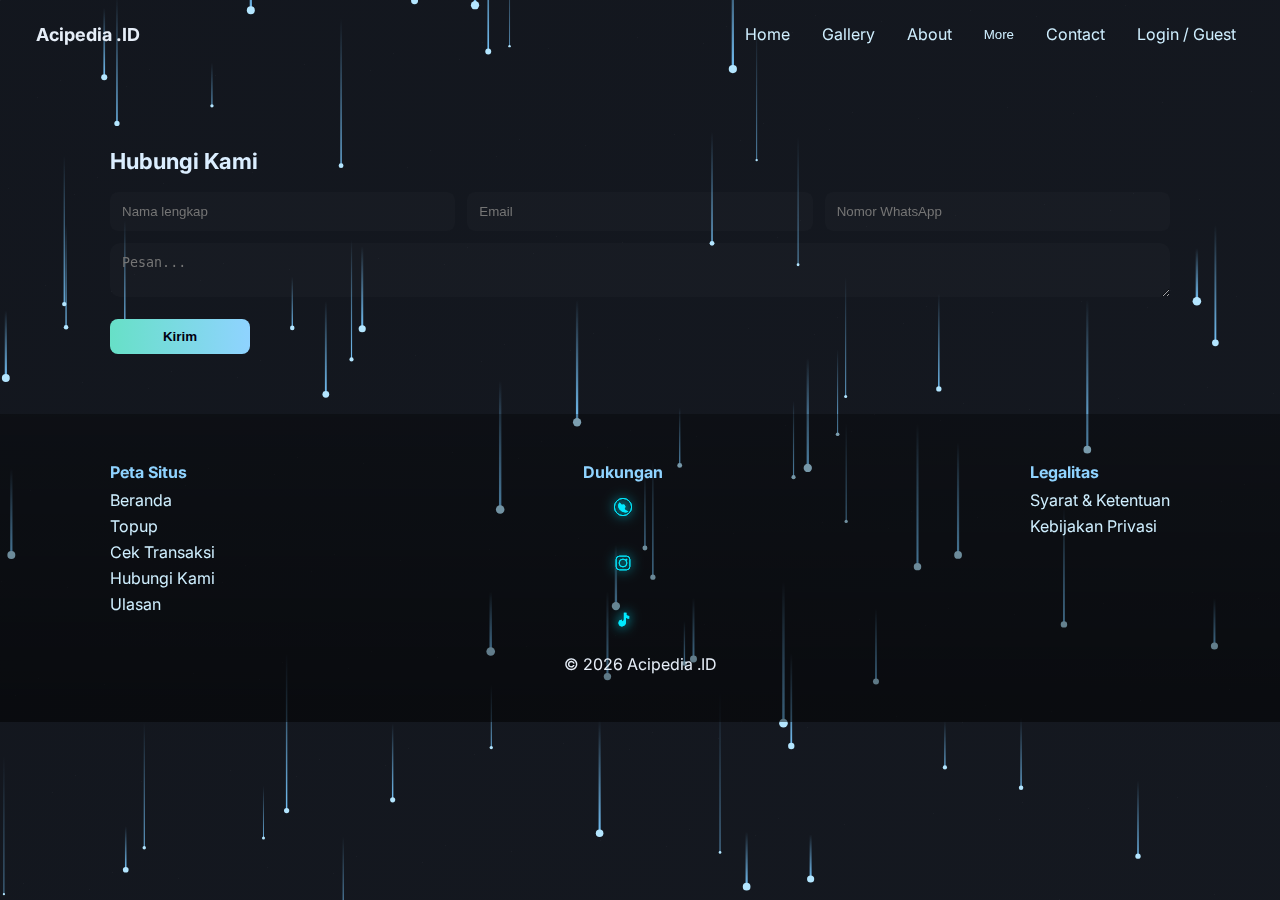
<file: contact.html>
<!doctype html>
<html lang="id">
<head><meta charset="utf-8"/><meta name="viewport" content="width=device-width,initial-scale=1"/><title>Contact — TopUp Galaxy</title><link rel="stylesheet" href="assets/styles.css"></head>
<body>
<canvas id="bg"></canvas>
<header class="topbar">
  <div class="brand">Acipedia <span class="dot">.ID</span></div>
  <nav class="navlinks">
    <a href="index.html#home">Home</a>
    <a href="index.html#gallery">Gallery</a>
    <a href="index.html#about">About</a>

    <div class="dropdown">
      <button class="dropdown-toggle">More</button>
      <div class="dropdown-menu">
        <a href="index.html#cek">Cek Transaksi</a>
        <a href="reviews.html">Ulasan</a>
      </div>
    </div>

    <a href="contact.html">Contact</a>

    <a href="login.html">Login / Guest</a>
    </nav>
</header>
<main class="container">
  <section class="contact-panel" style="margin-top:60px;">
    <h3 class="section-title">Hubungi Kami</h3>
    <form id="contactForm" style="display:flex;flex-direction:column;gap:12px;">
      <div class="contact-top" style="display:flex;gap:12px;flex-wrap:wrap;">
        <input name="name" placeholder="Nama lengkap" style="flex:1;padding:12px;border-radius:8px;background:rgba(255,255,255,0.02);border:none;color:inherit;">
        <input name="email" placeholder="Email" style="flex:1;padding:12px;border-radius:8px;background:rgba(255,255,255,0.02);border:none;color:inherit;">
        <input name="wa" placeholder="Nomor WhatsApp" style="flex:1;padding:12px;border-radius:8px;background:rgba(255,255,255,0.02);border:none;color:inherit;">
      </div>
      <textarea name="message" placeholder="Pesan..." style="padding:12px;border-radius:10px;background:rgba(255,255,255,0.02);border:none;color:inherit;"></textarea>
      <button class="continue-btn" type="submit" style="width:140px;padding:10px;border-radius:8px;border:none;background:linear-gradient(90deg,#67e0c7,#8fd3ff);color:#001;font-weight:700;">Kirim</button>
    </form>
  </section>
</main>

<footer class="site-footer">
  <div class="container">
    <div class="footer-grid">
      <div>
        <h4>Peta Situs</h4>
        <a href="index.html#home">Beranda</a>
        <a href="topup.html">Topup</a>
        <a href="index.html#cek">Cek Transaksi</a>
        <a href="contact.html">Hubungi Kami</a>
        <a href="reviews.html">Ulasan</a>
      </div>
      <div>
        <h4>Dukungan</h4>
        <div class="footer-icons">
          <a href="https://wa.me/62895389142727" target="_blank">
            <img src="assets/wa-neon.svg" alt="wa">
          </a>
          <a href="https://instagram.com/rasiiff" target="_blank">
            <img src="assets/tiktok-neon.svg" alt="tiktok">
          </a>
          <a href="https://tiktok.com/@rasiffffff_" target="_blank">
            <img src="assets/instagram-neon.svg" alt="instagram">
          </a>
        </div>
      </div>
      <div>
        <h4>Legalitas</h4>
        <a href="terms.html">Syarat & Ketentuan</a>
        <a href="privacy.html">Kebijakan Privasi</a>
      </div>
    </div>
    <div style="text-align:center;margin-top:14px">
      <p>© <span id='year'></span> Acipedia .ID</p>
    </div>
  </div>
</footer>

<script>
document.getElementById('contactForm').addEventListener('submit', function(e){ e.preventDefault(); alert('Pesan terkirim — contoh front-end.'); });
document.getElementById('year').textContent = new Date().getFullYear();
</script>
<script src="assets/app.js"></script>
</body></html>
</file>
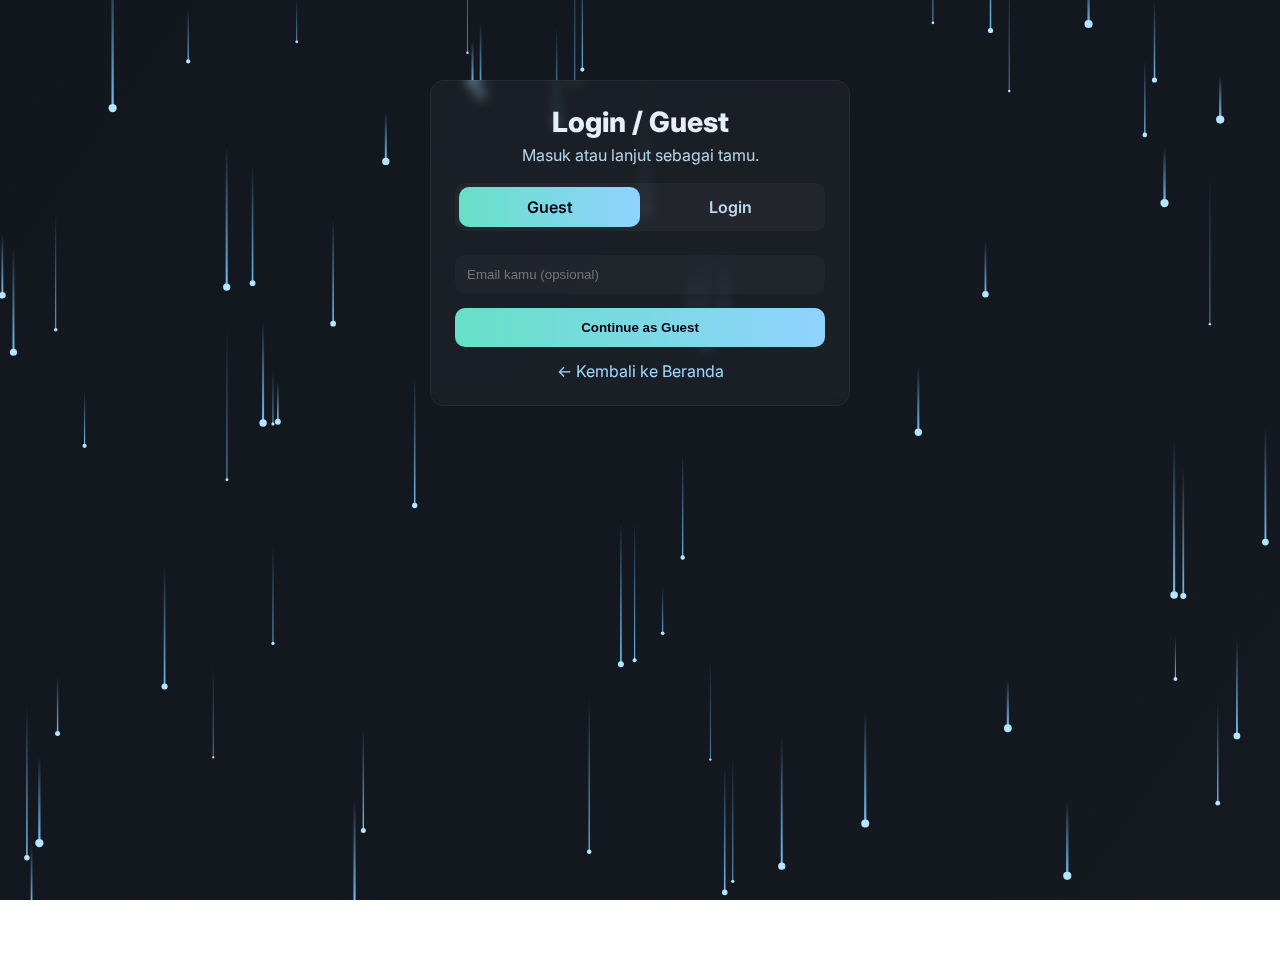
<file: login.html>
<!DOCTYPE html>
<html lang="id">
<head>
    <meta charset="UTF-8">
    <meta name="viewport" content="width=device-width, initial-scale=1.0">
    <title>Login / Guest</title>
    <link rel="stylesheet" href="assets/styles.css">
</head>

<body>
<canvas id="bg"></canvas>

<div class="login-wrapper">

    <div class="login-title">Login / Guest</div>
    <div class="login-desc">Masuk atau lanjut sebagai tamu.</div>

    <div class="login-tabs">
        <div class="login-tab active" id="tabGuest">Guest</div>
        <div class="login-tab" id="tabLogin">Login</div>
    </div>

    <!-- Guest Form -->
    <div class="login-form active" id="formGuest">
        <input class="login-input" id="guestEmail" placeholder="Email kamu (opsional)">
        <button class="login-btn" id="guestBtn">Continue as Guest</button>
    </div>

    <!-- Login Form -->
    <div class="login-form" id="formLogin">
        <input class="login-input" id="loginEmail" placeholder="Email">
        <input class="login-input" id="loginPass" type="password" placeholder="Password">
        <button class="login-btn" id="loginBtn">Login</button>
    </div>

    <div class="back-home">
        <a href="index.html">← Kembali ke Beranda</a>
    </div>

</div>

<script src="assets/app.js"></script>

</body>
</html>
</file>
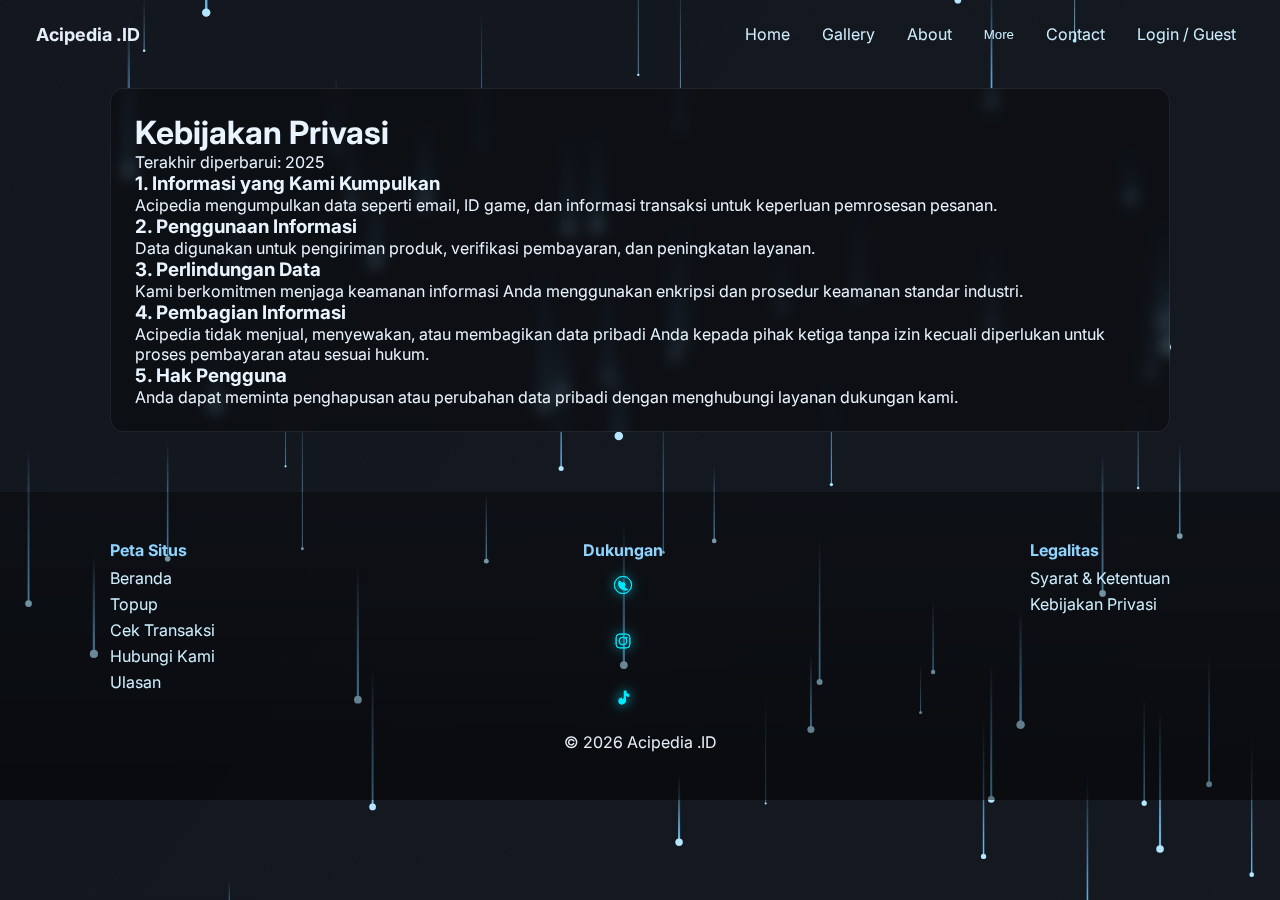
<file: privacy.html>
<!doctype html>
<html lang="id">
<head>
<meta charset="utf-8">
<meta name="viewport" content="width=device-width,initial-scale=1">
<title>Kebijakan Privasi — Acipedia</title>
<link rel="stylesheet" href="assets/styles.css">
</head>

<body>
<canvas id="bg"></canvas>

<header class="topbar">
  <div class="brand">Acipedia <span class="dot">.ID</span></div>
  <nav class="navlinks">
    <a href="index.html#home">Home</a>
    <a href="index.html#gallery">Gallery</a>
    <a href="index.html#about">About</a>

    <div class="dropdown">
      <button class="dropdown-toggle">More</button>
      <div class="dropdown-menu">
        <a href="index.html#cek">Cek Transaksi</a>
        <a href="reviews.html">Ulasan</a>
      </div>
    </div>

    <a href="contact.html">Contact</a>

    <a href="login.html">Login / Guest</a>
    </nav>
</header>

<main class="container">

<section class="transparent-panel">

<h1>Kebijakan Privasi</h1>
<p>Terakhir diperbarui: 2025</p>

<h3>1. Informasi yang Kami Kumpulkan</h3>
<p>Acipedia mengumpulkan data seperti email, ID game, dan informasi transaksi untuk keperluan pemrosesan pesanan.</p>

<h3>2. Penggunaan Informasi</h3>
<p>Data digunakan untuk pengiriman produk, verifikasi pembayaran, dan peningkatan layanan.</p>

<h3>3. Perlindungan Data</h3>
<p>Kami berkomitmen menjaga keamanan informasi Anda menggunakan enkripsi dan prosedur keamanan standar industri.</p>

<h3>4. Pembagian Informasi</h3>
<p>Acipedia tidak menjual, menyewakan, atau membagikan data pribadi Anda kepada pihak ketiga tanpa izin kecuali
diperlukan untuk proses pembayaran atau sesuai hukum.</p>

<h3>5. Hak Pengguna</h3>
<p>Anda dapat meminta penghapusan atau perubahan data pribadi dengan menghubungi layanan dukungan kami.</p>

</section>

</main>

<footer class="site-footer">
  <div class="container">
    <div class="footer-grid">
      <div>
        <h4>Peta Situs</h4>
        <a href="index.html#home">Beranda</a>
        <a href="topup.html">Topup</a>
        <a href="index.html#cek">Cek Transaksi</a>
        <a href="contact.html">Hubungi Kami</a>
        <a href="reviews.html">Ulasan</a>
      </div>
      <div>
        <h4>Dukungan</h4>
        <div class="footer-icons">
          <a href="https://wa.me/62895389142727" target="_blank">
            <img src="assets/wa-neon.svg" alt="wa">
          </a>
          <a href="https://instagram.com/rasiiff" target="_blank">
            <img src="assets/tiktok-neon.svg" alt="tiktok">
          </a>
          <a href="https://tiktok.com/@rasiffffff_" target="_blank">
            <img src="assets/instagram-neon.svg" alt="instagram">
          </a>
        </div>
      </div>
      <div>
        <h4>Legalitas</h4>
        <a href="terms.html">Syarat & Ketentuan</a>
        <a href="privacy.html">Kebijakan Privasi</a>
      </div>
    </div>
    <div style="text-align:center;margin-top:14px">
      <p>© <span id='year'></span> Acipedia .ID</p>
    </div>
  </div>
</footer>

<script src="assets/app.js"></script>
</body>
</html>
</file>
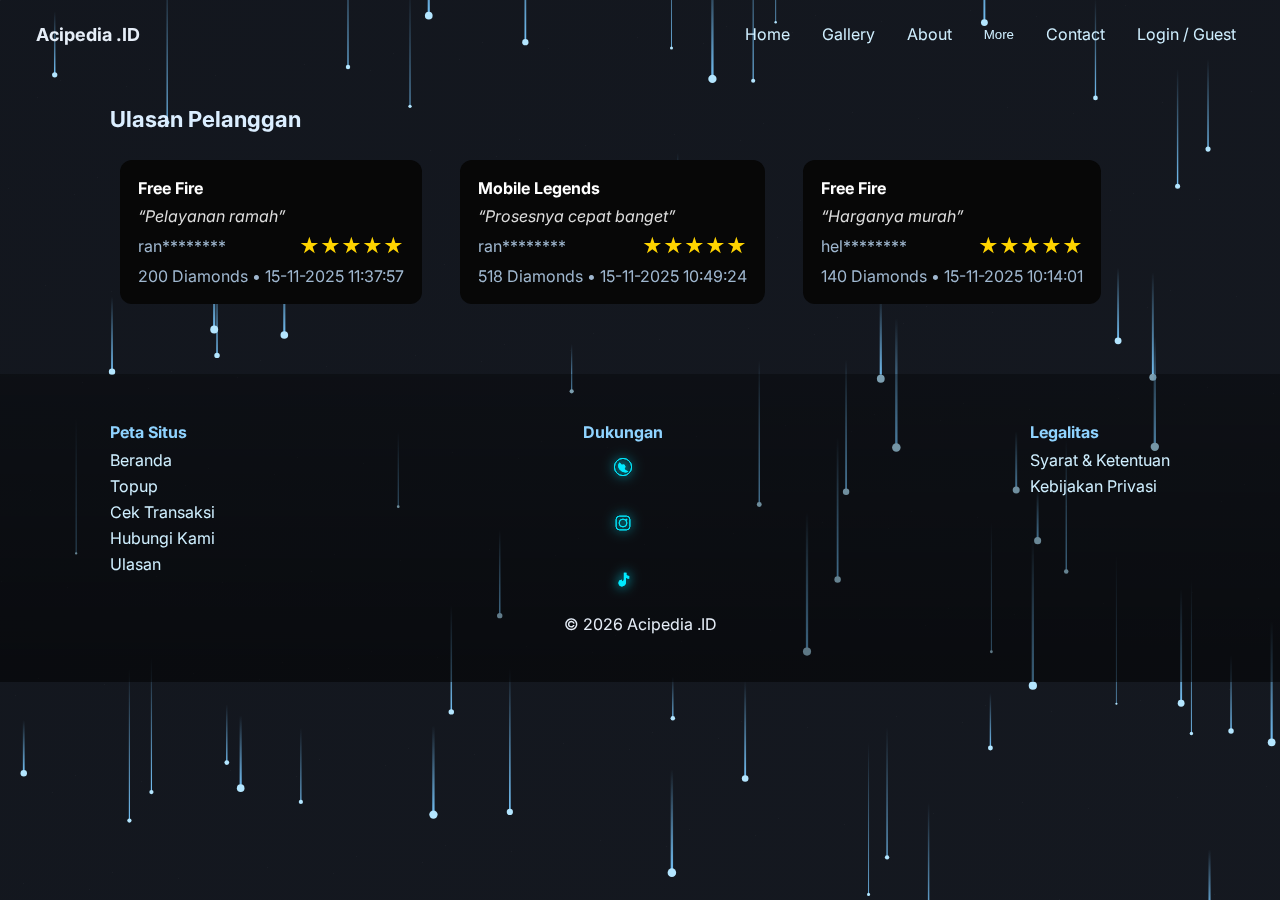
<file: reviews.html>
<!doctype html><html><head><meta charset="utf-8"/><meta name="viewport" content="width=device-width,initial-scale=1"/><title>Ulasan</title><link rel="stylesheet" href="assets/styles.css"></head><body><canvas id="bg"></canvas><header class="topbar">
    <div class="brand">Acipedia <span class="dot">.ID</span></div>
  <nav class="navlinks">
    <a href="index.html#home">Home</a>
    <a href="index.html#gallery">Gallery</a>
    <a href="index.html#about">About</a>

    <div class="dropdown">
      <button class="dropdown-toggle">More</button>
      <div class="dropdown-menu">
        <a href="index.html#cek">Cek Transaksi</a>
        <a href="reviews.html">Ulasan</a>
      </div>
    </div>

    <a href="contact.html">Contact</a>

    <a href="login.html">Login / Guest</a>
    </nav>
</header><main class="container"><h3 class="section-title">Ulasan Pelanggan</h3><div style="display:flex;gap:18px;flex-wrap:wrap"><div class="review-card"><div class="review-title">Free Fire</div><div class="review-quote">“Pelayanan ramah”</div><div class="review-meta"><div>ran********</div><div class="stars">★★★★★</div></div><div style="color:var(--muted);margin-top:8px">200 Diamonds • 15-11-2025 11:37:57</div></div><div class="review-card"><div class="review-title">Mobile Legends</div><div class="review-quote">“Prosesnya cepat banget”</div><div class="review-meta"><div>ran********</div><div class="stars">★★★★★</div></div><div style="color:var(--muted);margin-top:8px">518 Diamonds • 15-11-2025 10:49:24</div></div><div class="review-card"><div class="review-title">Free Fire</div><div class="review-quote">“Harganya murah”</div><div class="review-meta"><div>hel********</div><div class="stars">★★★★★</div></div><div style="color:var(--muted);margin-top:8px">140 Diamonds • 15-11-2025 10:14:01</div></div></div></main><footer class="site-footer">
 <div class="container">
    <div class="footer-grid">
      <div>
        <h4>Peta Situs</h4>
        <a href="index.html#home">Beranda</a>
        <a href="topup.html">Topup</a>
        <a href="index.html#cek">Cek Transaksi</a>
        <a href="contact.html">Hubungi Kami</a>
        <a href="reviews.html">Ulasan</a>
      </div>
      <div>
        <h4>Dukungan</h4>
        <div class="footer-icons">
          <a href="https://wa.me/62895389142727" target="_blank">
            <img src="assets/wa-neon.svg" alt="wa">
          </a>
          <a href="https://instagram.com/rasiiff" target="_blank">
            <img src="assets/tiktok-neon.svg" alt="tiktok">
          </a>
          <a href="https://tiktok.com/@rasiffffff_" target="_blank">
            <img src="assets/instagram-neon.svg" alt="instagram">
          </a>
        </div>
      </div>
      <div>
        <h4>Legalitas</h4>
        <a href="terms.html">Syarat & Ketentuan</a>
        <a href="privacy.html">Kebijakan Privasi</a>
      </div>
    </div>
    <div style="text-align:center;margin-top:14px">
      <p>© <span id='year'></span> Acipedia .ID</p>
    </div>
  </div>
</footer>

<script src="assets/app.js"></script></body></html>
</file>
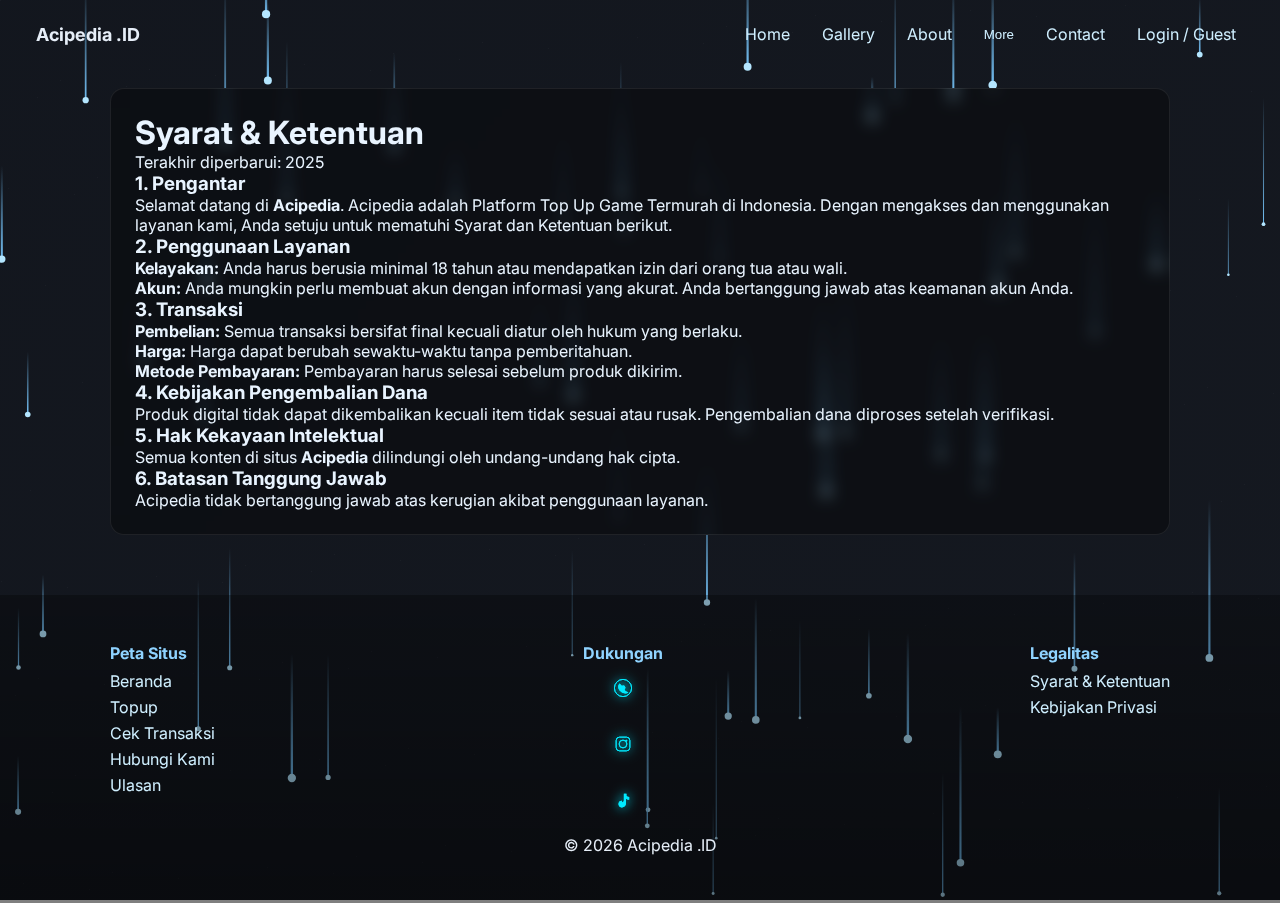
<file: terms.html>
<!doctype html>
<html lang="id">
<head>
<meta charset="utf-8">
<meta name="viewport" content="width=device-width,initial-scale=1">
<title>Syarat & Ketentuan — Acipedia</title>
<link rel="stylesheet" href="assets/styles.css">
</head>

<body>
<canvas id="bg"></canvas>

<header class="topbar">
  <div class="brand">Acipedia <span class="dot">.ID</span></div>
  <nav class="navlinks">
    <a href="index.html#home">Home</a>
    <a href="index.html#gallery">Gallery</a>
    <a href="index.html#about">About</a>

    <div class="dropdown">
      <button class="dropdown-toggle">More</button>
      <div class="dropdown-menu">
        <a href="index.html#cek">Cek Transaksi</a>
        <a href="reviews.html">Ulasan</a>
      </div>
    </div>

    <a href="contact.html">Contact</a>

    <a href="login.html">Login / Guest</a>
    </nav>
</header>

<main class="container">

<section class="transparent-panel">
<h1>Syarat & Ketentuan</h1>
<p>Terakhir diperbarui: 2025</p>

<h3>1. Pengantar</h3>
<p>Selamat datang di <strong>Acipedia</strong>. Acipedia adalah Platform Top Up Game Termurah di Indonesia.
Dengan mengakses dan menggunakan layanan kami, Anda setuju untuk mematuhi Syarat dan Ketentuan berikut.</p>

<h3>2. Penggunaan Layanan</h3>
<p><strong>Kelayakan:</strong> Anda harus berusia minimal 18 tahun atau mendapatkan izin dari orang tua atau wali.</p>
<p><strong>Akun:</strong> Anda mungkin perlu membuat akun dengan informasi yang akurat.
Anda bertanggung jawab atas keamanan akun Anda.</p>

<h3>3. Transaksi</h3>
<p><strong>Pembelian:</strong> Semua transaksi bersifat final kecuali diatur oleh hukum yang berlaku.</p>
<p><strong>Harga:</strong> Harga dapat berubah sewaktu-waktu tanpa pemberitahuan.</p>
<p><strong>Metode Pembayaran:</strong> Pembayaran harus selesai sebelum produk dikirim.</p>

<h3>4. Kebijakan Pengembalian Dana</h3>
<p>Produk digital tidak dapat dikembalikan kecuali item tidak sesuai atau rusak.
Pengembalian dana diproses setelah verifikasi.</p>

<h3>5. Hak Kekayaan Intelektual</h3>
<p>Semua konten di situs <strong>Acipedia</strong> dilindungi oleh undang-undang hak cipta.</p>

<h3>6. Batasan Tanggung Jawab</h3>
<p>Acipedia tidak bertanggung jawab atas kerugian akibat penggunaan layanan.</p>

</section>

</main>

<footer class="site-footer">
   <div class="container">
    <div class="footer-grid">
      <div>
        <h4>Peta Situs</h4>
        <a href="index.html#home">Beranda</a>
        <a href="topup.html">Topup</a>
        <a href="index.html#cek">Cek Transaksi</a>
        <a href="contact.html">Hubungi Kami</a>
        <a href="reviews.html">Ulasan</a>
      </div>
      <div>
        <h4>Dukungan</h4>
        <div class="footer-icons">
          <a href="https://wa.me/62895389142727" target="_blank">
            <img src="assets/wa-neon.svg" alt="wa">
          </a>
          <a href="https://instagram.com/rasiiff" target="_blank">
            <img src="assets/tiktok-neon.svg" alt="tiktok">
          </a>
          <a href="https://tiktok.com/@rasiffffff_" target="_blank">
            <img src="assets/instagram-neon.svg" alt="instagram">
          </a>
        </div>
      </div>
      <div>
        <h4>Legalitas</h4>
        <a href="terms.html">Syarat & Ketentuan</a>
        <a href="privacy.html">Kebijakan Privasi</a>
      </div>
    </div>
    <div style="text-align:center;margin-top:14px">
      <p>© <span id='year'></span> Acipedia .ID</p>
    </div>
  </div>
</footer>

<script src="assets/app.js"></script>
</body>
</html>
</file>
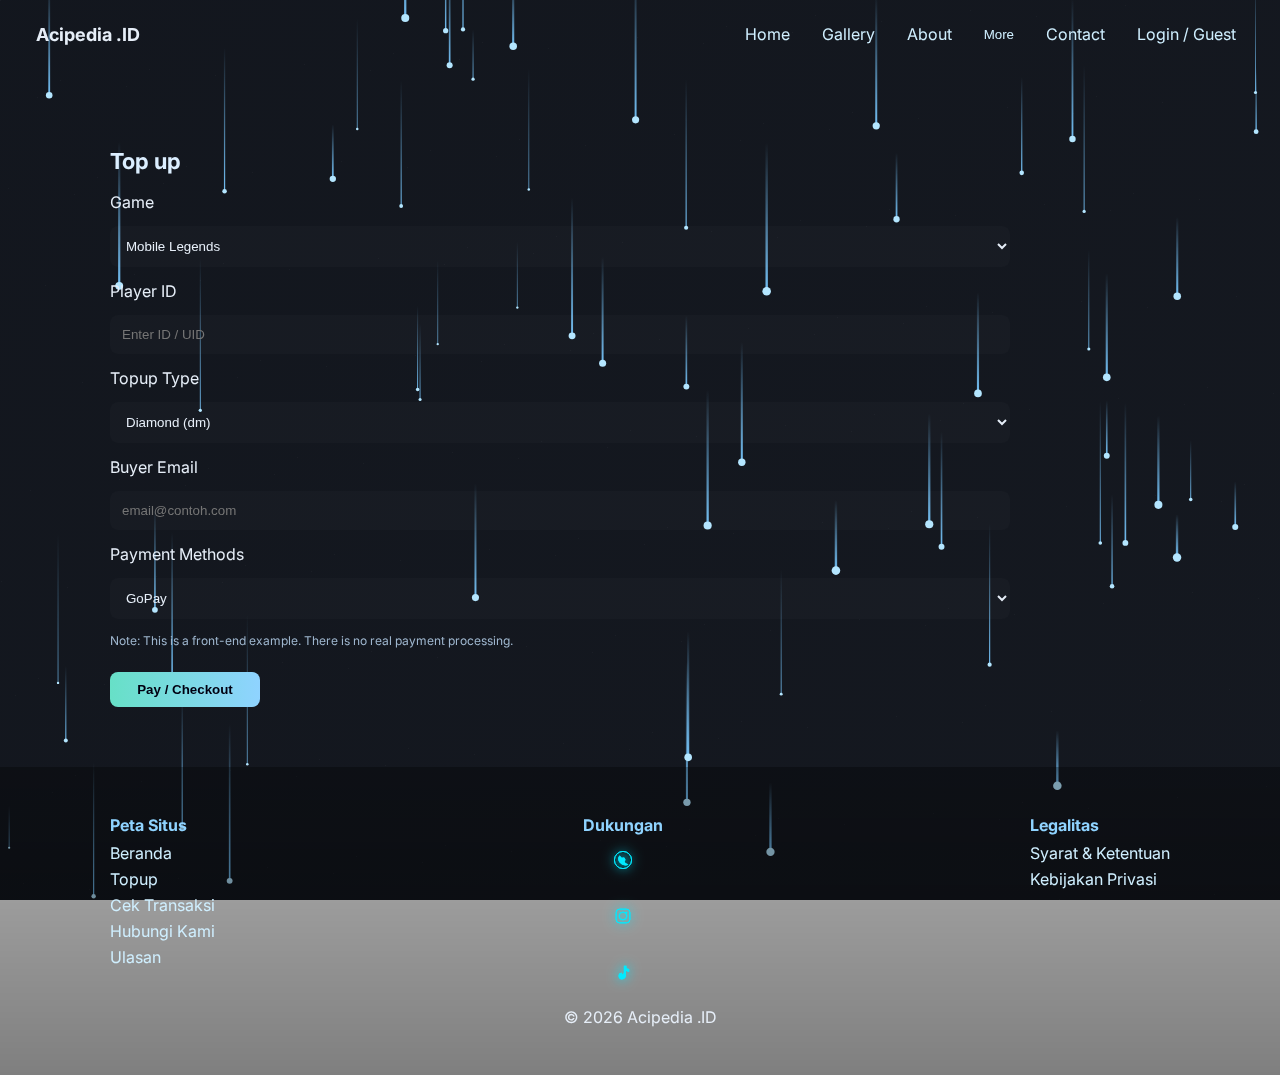
<file: topup.html>
<!doctype html>
<html lang="id">
<head>
<meta charset="utf-8"/>
<meta name="viewport" content="width=device-width,initial-scale=1"/>
<title>Acipedia — TopUp </title>
<link rel="stylesheet" href="assets/styles.css">
</head>
<body>
<canvas id="bg"></canvas>

<header class="topbar">
  <div class="brand">Acipedia <span class="dot">.ID</span></div>
  <nav class="navlinks">
    <a href="index.html#home">Home</a>
    <a href="index.html#gallery">Gallery</a>
    <a href="index.html#about">About</a>

    <div class="dropdown">
      <button class="dropdown-toggle">More</button>
      <div class="dropdown-menu">
        <a href="index.html#cek">Cek Transaksi</a>
        <a href="reviews.html">Ulasan</a>
      </div>
    </div>

    <a href="contact.html">Contact</a>

    <a href="login.html">Login / Guest</a>
    </nav>
</header>

<main class="container">
  <section class="topup-panel" style="max-width:900px;margin-top:60px;">
    <h3 class="section-title">Top up</h3>
    <form id="tform" style="display:flex;flex-direction:column;gap:14px;">
      <label>Game</label>
      <select id="gameSelect" style="padding:12px;border-radius:8px;background:rgba(255,255,255,0.02);border:none;color:inherit;">
        <option value="ml">Mobile Legends</option>
        <option value="ff">Free Fire</option>
        <option value="pubg">PUBG Mobile</option>
        <option value="valorant">Valorant</option>
        <option value="cod">COD Mobile</option>
        <option value="hok">HOK</option>
      </select>

      <label>Player ID</label>
      <input id="pid" placeholder="Enter ID / UID" style="padding:12px;border-radius:8px;background:rgba(255,255,255,0.02);border:none;color:inherit;">

      <label>Topup Type</label>
      <select id="type" style="padding:12px;border-radius:8px;background:rgba(255,255,255,0.02);border:none;color:inherit;">
        <option>Diamond (dm)</option>
        <option>UC</option>
        <option>Points</option>
      </select>

      <label>Buyer Email</label>
      <input id="email" type="email" placeholder="email@contoh.com" style="padding:12px;border-radius:8px;background:rgba(255,255,255,0.02);border:none;color:inherit;">

      <label>Payment Methods</label>
      <select id="pay" style="padding:12px;border-radius:8px;background:rgba(255,255,255,0.02);border:none;color:inherit;">
        <option>GoPay</option>
        <option>QRIS</option>
        <option>Bank Transfer</option>
      </select>

      <div style="font-size:12px;color:var(--muted)">Note: This is a front-end example. There is no real payment processing.</div>

      <button class="continue-btn" style="width:150px;padding:10px;border-radius:8px;border:none;background:linear-gradient(90deg,#67e0c7,#8fd3ff);color:#001;font-weight:700;cursor:pointer;">Pay / Checkout</button>
    </form>
  </section>
</main>

<footer class="site-footer">
  <div class="container">
    <div class="footer-grid">
      <div>
        <h4>Peta Situs</h4>
        <a href="index.html#home">Beranda</a>
        <a href="topup.html">Topup</a>
        <a href="index.html#cek">Cek Transaksi</a>
        <a href="contact.html">Hubungi Kami</a>
        <a href="reviews.html">Ulasan</a>
      </div>
      <div>
        <h4>Dukungan</h4>
        <div class="footer-icons">
          <a href="https://wa.me/62895389142727" target="_blank">
            <img src="assets/wa-neon.svg" alt="wa">
          </a>
          <a href="https://instagram.com/rasiiff" target="_blank">
            <img src="assets/tiktok-neon.svg" alt="tiktok">
          </a>
          <a href="https://tiktok.com/@rasiffffff_" target="_blank">
            <img src="assets/instagram-neon.svg" alt="instagram">
          </a>
        </div>
      </div>
      <div>
        <h4>Legalitas</h4>
        <a href="terms.html">Syarat & Ketentuan</a>
        <a href="privacy.html">Kebijakan Privasi</a>
      </div>
    </div>
    <div style="text-align:center;margin-top:14px">
      <p>© <span id='year'></span> Acipedia .ID</p>
    </div>
  </div>
</footer>

<script>
// populate game/type from query
const params = new URLSearchParams(location.search);
const game = params.get('game');
if(game){
  const map = {ml:'Mobile Legends',ff:'Free Fire',pubg:'PUBG Mobile',valorant:'Valorant',cod:'COD Mobile',hok:'HOK'};
  const sel = document.getElementById('gameSelect');
  if(sel && map[game]) sel.value = game;
}
// simple submit handler
document.getElementById('tform').addEventListener('submit', function(e){ e.preventDefault(); alert('Checkout preview sent — no payment integration.'); });
// set year
document.getElementById('year').textContent = new Date().getFullYear();
</script>
<script src="assets/app.js"></script>
</body></html>
</file>
<file: assets/styles.css>
/* === styles.css (Merged with Responsive Fixes) === */

@import url('https://fonts.googleapis.com/css2?family=Inter:wght@300;600;800&display=swap');
:root{--accent:#8fd3ff;--accent2:#67e0c7;--muted:#9fb7cf;--yellow:#ffd400}
*{box-sizing:border-box;margin:0;padding:0}
html,body{height:100%;font-family:Inter,system-ui,Arial;background:transparent;color:#e6eef8;scroll-behavior:smooth}
canvas#bg{position:fixed;inset:0;z-index:-1}
.container{max-width:1100px;margin:0 auto;padding:20px;position:relative;z-index:2}
.topbar{display:flex;justify-content:space-between;align-items:center;padding:18px 36px;background:transparent;position:relative;z-index:5}
.brand{font-weight:700;font-size:18px}
.navlinks{display:flex;gap:16px;align-items:center}
.navlinks a, .navlinks button{color:#cfefff;text-decoration:none;padding:6px 8px;border-radius:6px;background:transparent;border:none;cursor:pointer}
.login-pill{background:linear-gradient(90deg,var(--accent2),var(--accent));color:#001;padding:8px 12px;border-radius:18px;font-weight:700}
.dropdown{position:relative}
.dropdown-menu{position:absolute;top:36px;right:0;background:rgba(2,6,12,0.9);padding:8px;border-radius:8px;display:none;min-width:180px}
.dropdown-menu a{display:block;padding:8px;color:#dbeeff;text-decoration:none}
.dropdown.show .dropdown-menu{display:block}

/* Hero */
.hero{padding:80px 20px;text-align:center}
.hero h1{font-family:Georgia,serif;font-weight:800;font-size:36px;margin-bottom:8px;color:#dbeeff}
.cta{display:inline-block;padding:10px 18px;border-radius:10px;background:#bfeaff;color:#001;text-decoration:none;font-weight:700;box-shadow:0 6px 18px rgba(0,0,0,0.6)}

/* Gallery */
.section-title {font-size: 22px;margin: 18px 0;color: #dbeeff;font-weight: 700;}
.carousel {overflow: hidden;border-radius: 12px;margin-bottom: 12px;box-shadow: 0 8px 30px rgba(0,0,0,0.6);} 
.slides {display: flex;gap: 12px;transition: transform .6s ease;} 
.slide-img {width: calc(100%/2 - 6px);height: 180px;object-fit: cover;border-radius: 12px;} 

/* Game List */
.game-grid{display:grid;grid-template-columns:repeat(auto-fit,minmax(160px,1fr));gap:16px;margin-top:12px}
.game-card{background:linear-gradient(180deg,rgba(255,255,255,0.02),rgba(255,255,255,0.01));padding:12px;border-radius:12px;transition:transform .25s,box-shadow .25s;overflow:hidden;text-decoration:none;color:inherit}
.game-card img{width:100%;height:110px;object-fit:cover;border-radius:8px;margin-bottom:8px}
.game-card:hover{transform:translateY(-8px);box-shadow:0 18px 40px rgba(0,0,0,0.6)}

/* Cek box */
.cek-box{background:rgba(255,255,255,0.03);padding:20px;border-radius:14px}
.cek-row{display:flex;gap:10px;margin-top:12px}
.cek-row input{flex:1;padding:12px;border-radius:10px;border:none;background:rgba(255,255,255,0.02);color:inherit}
.cek-row button{padding:12px;border-radius:10px;border:none;background:var(--accent);color:#001;font-weight:700}

/* About */
.about-inner{display:grid;grid-template-columns:1fr 320px;gap:18px;align-items:start;background:linear-gradient(180deg,rgba(255,255,255,0.02),rgba(255,255,255,0.01));padding:18px;border-radius:12px}

/* Footer */
.site-footer{padding:28px 36px;background:linear-gradient(180deg,rgba(0,0,0,0.3),rgba(0,0,0,0.5));margin-top:40px;position:relative;z-index:2}
.footer-grid{display:flex;justify-content:space-between;gap:20px;align-items:flex-start}
.footer-grid h4{color:var(--accent);margin-bottom:8px}
.footer-grid a{display:block;color:#cfefff;margin:6px 0;text-decoration:none}
.footer-icons{display:flex;flex-direction:column;gap:18px;align-items:center}
.footer-icons img {width: 22px;height: 22px;filter: drop-shadow(0 0 6px #00eaff);} 

/* Reviews */
.review-card{background:#070707;padding:18px;border-radius:12px;color:#fff;min-width:260px;margin:10px}
.review-title{font-weight:700}
.review-quote{font-style:italic;color:#ddd;margin:8px 0}
.review-meta{display:flex;justify-content:space-between;align-items:center;color:var(--muted);margin-top:8px}
.stars{color:var(--yellow);font-size:20px}

/* Login modal */
.modal{position:fixed;inset:0;display:flex;align-items:center;justify-content:center;background:rgba(0,0,0,0.6);z-index:500}
.modal-card{background:linear-gradient(180deg,#06121a,#03121a);padding:18px;border-radius:10px;min-width:360px;color:#e6eef8;position:relative}
.modal-tabs{display:flex;background:rgba(255,255,255,0.03);border-radius:8px;padding:4px;gap:6px}
.tab-pill{flex:1;padding:8px;border-radius:8px;text-align:center;cursor:pointer;background:transparent;color:rgba(255,255,255,0.55)}
.tab-pill.active{background:linear-gradient(90deg,#67e0c7,#8fd3ff);color:#001;font-weight:700}
.input{width:100%;padding:10px;border-radius:8px;background:rgba(255,255,255,0.02);border:none;color:inherit;margin-top:8px}
.continue-btn{margin-top:10px;padding:10px;border-radius:8px;border:none;background:linear-gradient(90deg,#67e0c7,#8fd3ff);color:#001;font-weight:700;cursor:pointer}

/* Login page */
.login-wrapper{max-width: 420px;margin: 80px auto;padding: 24px;background: rgba(255,255,255,0.03);border-radius: 14px;backdrop-filter: blur(6px);border: 1px solid rgba(255,255,255,0.05);}
.login-title{font-size: 28px;font-weight: 800;text-align: center;margin-bottom: 6px;}
.login-desc{text-align: center;color: #b7d5e8;margin-bottom: 18px;}
.login-tabs{display:flex;background: rgba(255,255,255,0.04);padding:4px;border-radius:10px;margin-bottom:14px;}
.login-tab{flex:1;text-align:center;padding:10px;cursor:pointer;border-radius:10px;font-weight:600;background:transparent;color:#bcd9ee;transition:.25s;}
.login-tab.active{background: linear-gradient(90deg,#67e0c7,#8fd3ff);color:#001;}
.login-form{display:none;}
.login-form.active{display:block;}
.login-input{width:100%;padding:12px;border-radius:10px;border:none;margin-top:10px;background:rgba(255,255,255,0.03);color:#e8f4ff}
.login-btn{width:100%;padding:12px;border-radius:10px;border:none;margin-top:14px;background:linear-gradient(90deg,#67e0c7,#8fd3ff);color:#001;font-weight:700;cursor:pointer}
.back-home{text-align:center;margin-top:14px}
.back-home a{color:#9ddaff;text-decoration:none}

/* Terms fix */
.transparent-panel {background: rgba(0, 0, 0, 0.35) !important;backdrop-filter: blur(8px);border: 1px solid rgba(255, 255, 255, 0.08);padding: 24px;border-radius: 14px;}
.transparent-panel *{color:#e9f4ff !important;opacity:1 !important;}


/* ============================================================
   RESPONSIVE FIXES
============================================================ */

@media (max-width: 900px){.topbar{padding:14px 20px;flex-wrap:wrap;gap:10px}.navlinks{flex-wrap:wrap;justify-content:center;gap:10px}.hero h1{font-size:28px;line-height:36px}.hero{padding:60px 20px}.slide-img{width:100%!important;height:160px}.slides{gap:8px}.about-inner{grid-template-columns:1fr;text-align:center}.about-inner img{width:90%;margin:0 auto}.footer-grid{flex-direction:column;text-align:center}.footer-icons{flex-direction:row;justify-content:center}.login-wrapper{margin:40px 16px;padding:20px}}

@media (max-width: 600px){.brand{font-size:16px}.navlinks a,.navlinks button{padding:6px 6px;font-size:13px}.login-pill{padding:6px 10px;font-size:13px}.hero h1{font-size:24px}.game-card img{height:90px}.cek-row{flex-direction:column}.cek-row button{width:100%}.login-wrapper{max-width:94%;margin:30px auto}.transparent-panel{padding:16px}}
</file>
